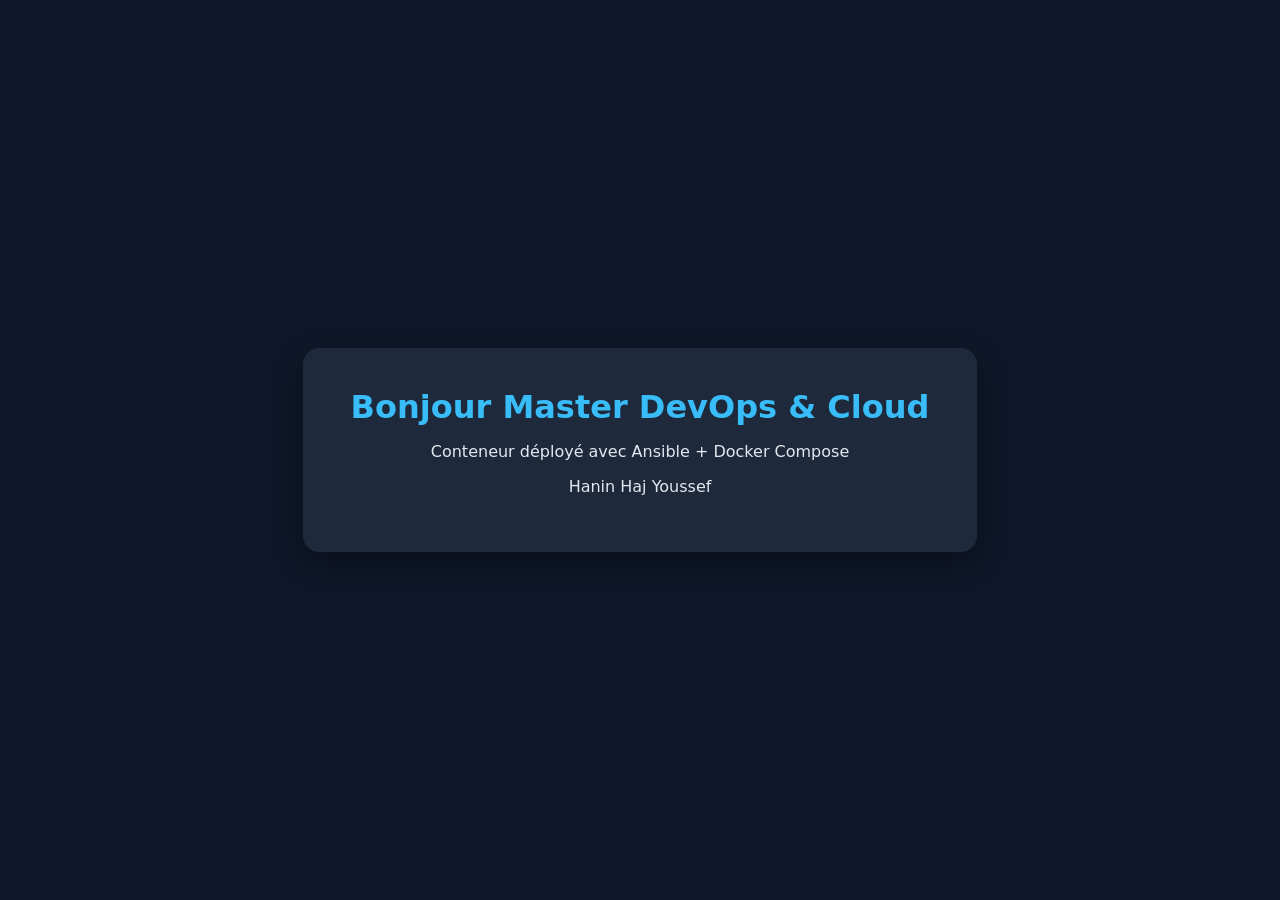
<file: tp4-ansible-bases/demo1/app/index.html>
<!doctype html>
<html lang="fr">
<head>
  <meta charset="utf-8">
  <title>App web - Hanin Haj Youssef</title>
  <style>
    body{font-family:system-ui,sans-serif;background:#0f172a;color:#e2e8f0;display:grid;place-items:center;min-height:100vh;margin:0}
    .card{background:#1e293b;padding:2.5rem 3rem;border-radius:16px;text-align:center;box-shadow:0 10px 30px #0006}
    h1{margin:0 0 .5rem;color:#38bdf8}
  </style>
</head>
<body>
  <div class="card">
    <h1>Bonjour Master DevOps &amp; Cloud</h1>
    <p>Conteneur déployé avec Ansible + Docker Compose</p>
    <p>Hanin Haj Youssef</p>
  </div>
</body>
</html>
</file>
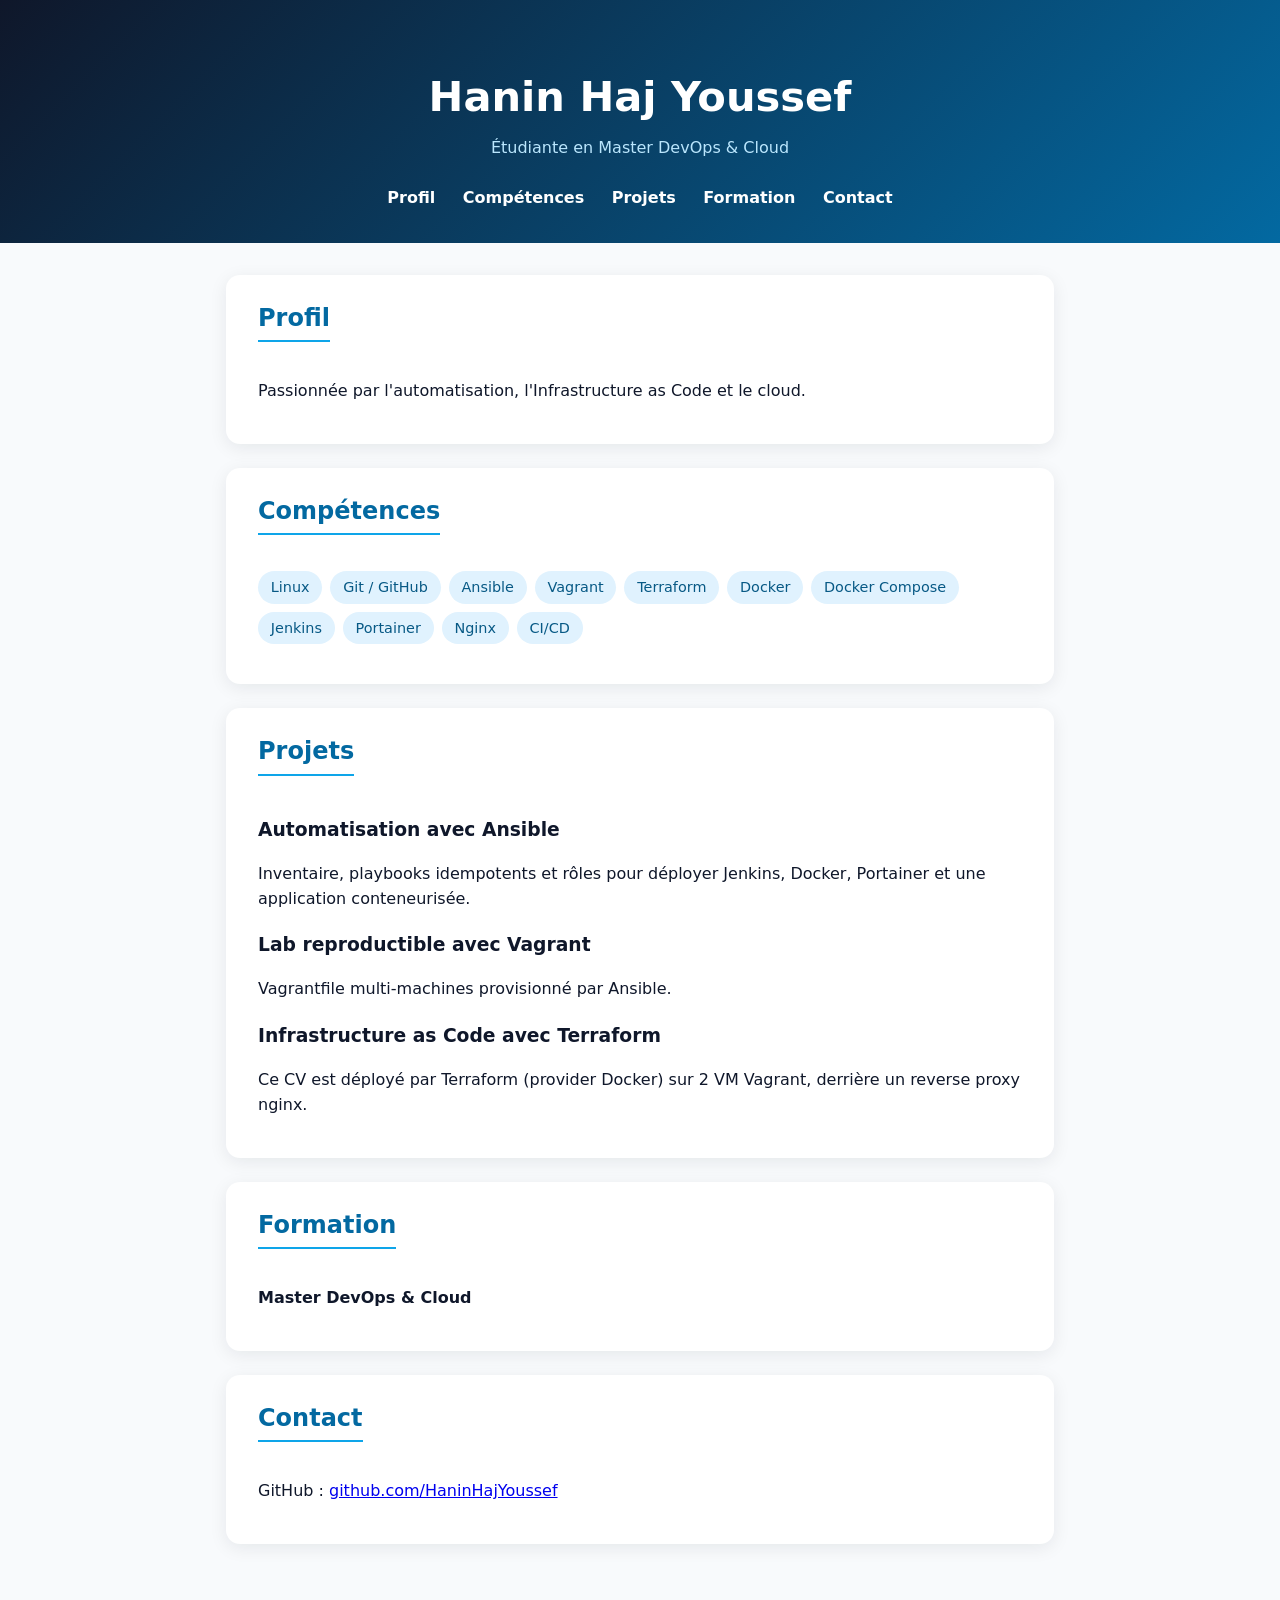
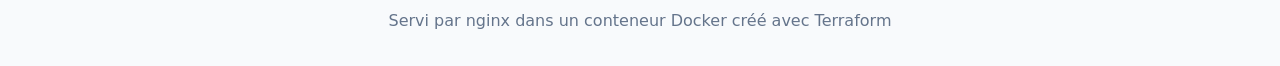
<file: tp6-terraform/integration/cv/index.html>
<!doctype html>
<html lang="fr">
<head>
  <meta charset="utf-8">
  <meta name="viewport" content="width=device-width, initial-scale=1">
  <title>CV - Hanin Haj Youssef</title>
  <link rel="stylesheet" href="style.css">
</head>
<body>
  <header class="hero">
    <h1>Hanin Haj Youssef</h1>
    <p class="role">Étudiante en Master DevOps &amp; Cloud</p>
    <nav>
      <a href="#profil">Profil</a>
      <a href="#competences">Compétences</a>
      <a href="#projets">Projets</a>
      <a href="#formation">Formation</a>
      <a href="#contact">Contact</a>
    </nav>
  </header>

  <main>
    <section id="profil">
      <h2>Profil</h2>
      <p>Passionnée par l'automatisation, l'Infrastructure as Code et le cloud.
         <!-- À personnaliser --> </p>
    </section>

    <section id="competences">
      <h2>Compétences</h2>
      <ul class="tags">
        <li>Linux</li><li>Git / GitHub</li><li>Ansible</li><li>Vagrant</li>
        <li>Terraform</li><li>Docker</li><li>Docker Compose</li><li>Jenkins</li>
        <li>Portainer</li><li>Nginx</li><li>CI/CD</li>
      </ul>
    </section>

    <section id="projets">
      <h2>Projets</h2>
      <article>
        <h3>Automatisation avec Ansible</h3>
        <p>Inventaire, playbooks idempotents et rôles pour déployer Jenkins, Docker, Portainer et une application conteneurisée.</p>
      </article>
      <article>
        <h3>Lab reproductible avec Vagrant</h3>
        <p>Vagrantfile multi-machines provisionné par Ansible.</p>
      </article>
      <article>
        <h3>Infrastructure as Code avec Terraform</h3>
        <p>Ce CV est déployé par Terraform (provider Docker) sur 2 VM Vagrant, derrière un reverse proxy nginx.</p>
      </article>
    </section>

    <section id="formation">
      <h2>Formation</h2>
      <p><strong>Master DevOps &amp; Cloud</strong> <!-- établissement, années --></p>
    </section>

    <section id="contact">
      <h2>Contact</h2>
      <p>GitHub : <a href="https://github.com/HaninHajYoussef">github.com/HaninHajYoussef</a></p>
    </section>
  </main>

  <footer>Servi par nginx dans un conteneur Docker créé avec Terraform</footer>
</body>
</html>
</file>
<file: tp6-terraform/integration/cv/style.css>
:root{--bg:#f8fafc;--fg:#0f172a;--accent:#0ea5e9;--card:#ffffff;--muted:#64748b}
*{box-sizing:border-box}
body{margin:0;font-family:system-ui,-apple-system,"Segoe UI",Roboto,sans-serif;background:var(--bg);color:var(--fg);line-height:1.6}
.hero{background:linear-gradient(135deg,#0f172a,#0369a1);color:#fff;text-align:center;padding:4rem 1rem 2rem;position:sticky;top:-11rem}
.hero h1{margin:0;font-size:2.6rem}
.role{color:#bae6fd;margin:.3rem 0 1.5rem}
nav a{color:#fff;text-decoration:none;margin:0 .7rem;font-weight:600}
nav a:hover{color:var(--accent)}
main{max-width:860px;margin:2rem auto;padding:0 1rem}
section{background:var(--card);border-radius:14px;padding:1.5rem 2rem;margin-bottom:1.5rem;box-shadow:0 4px 18px #0f172a14}
h2{margin-top:0;color:#0369a1;border-bottom:2px solid var(--accent);display:inline-block;padding-bottom:.2rem}
.tags{list-style:none;padding:0;display:flex;flex-wrap:wrap;gap:.5rem}
.tags li{background:#e0f2fe;color:#075985;padding:.3rem .8rem;border-radius:999px;font-size:.9rem}
article h3{margin-bottom:.2rem}
footer{text-align:center;color:var(--muted);padding:2rem 0}
</file>
